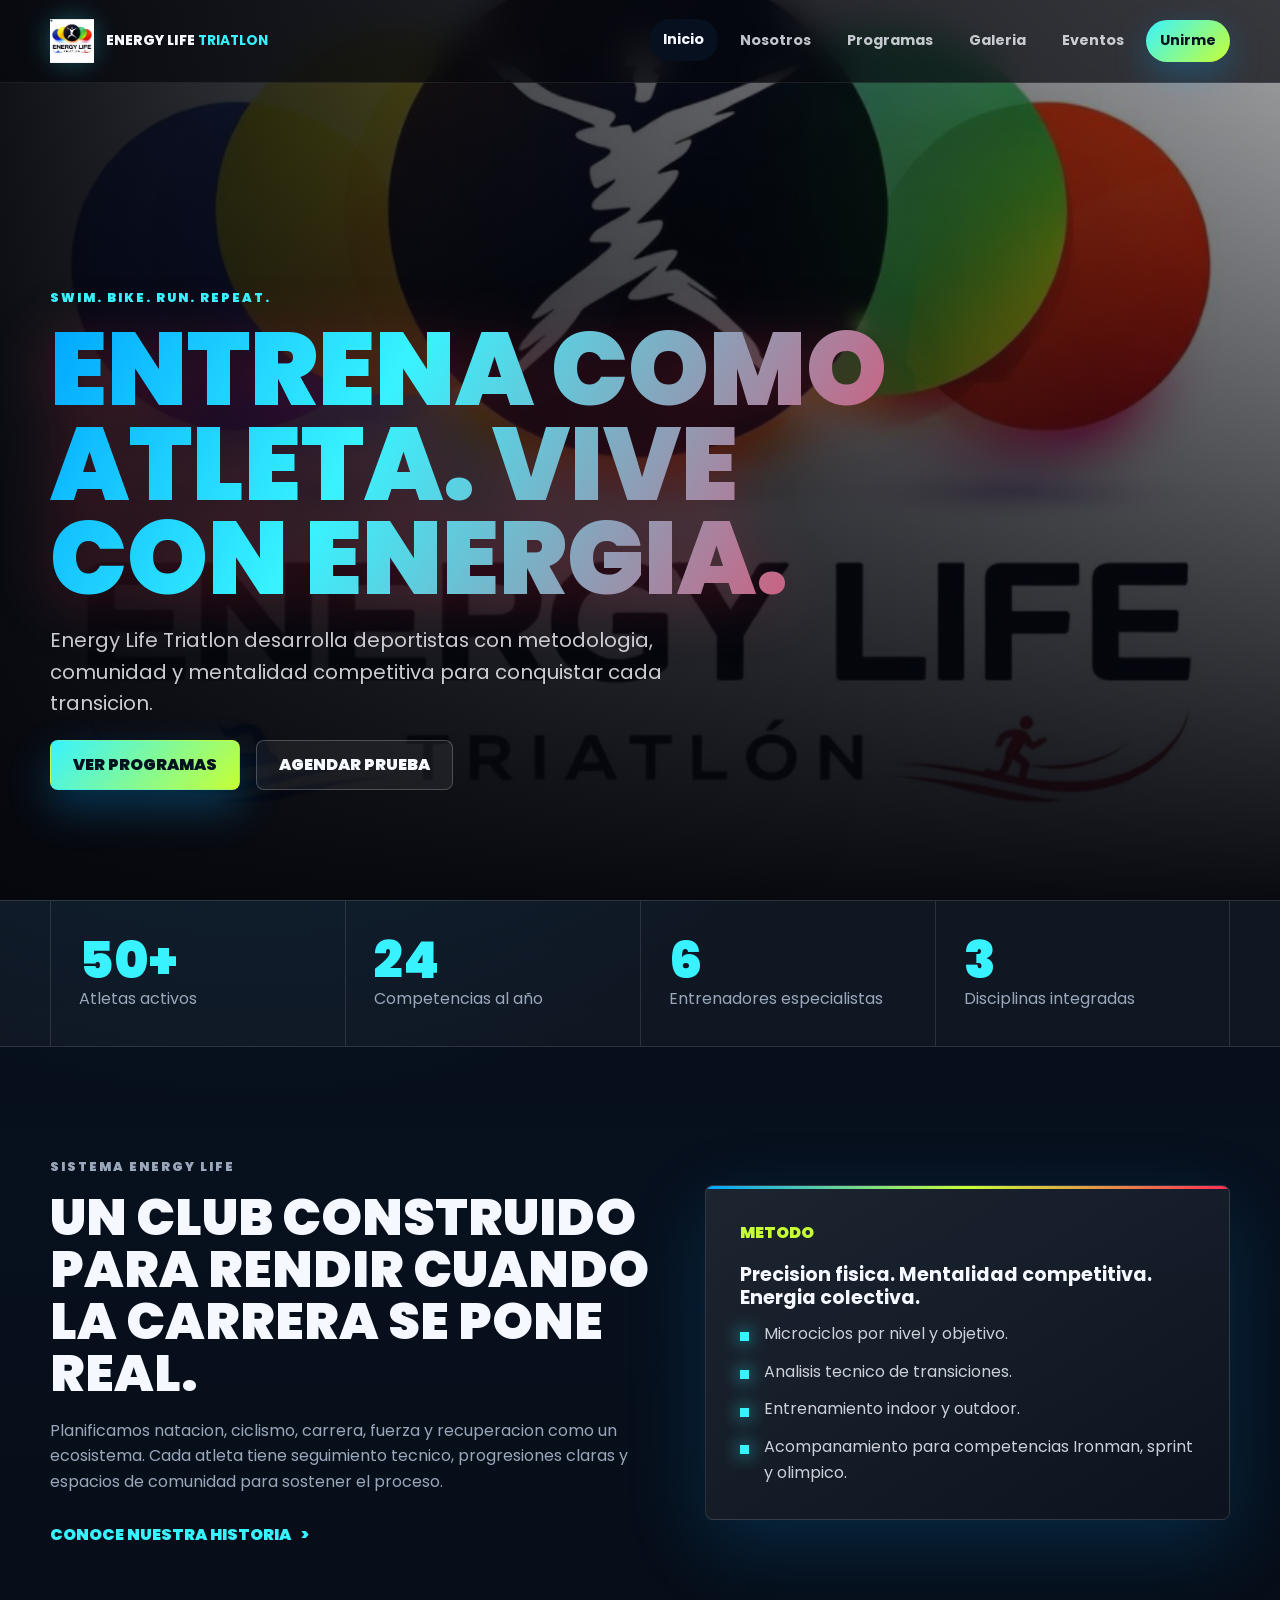
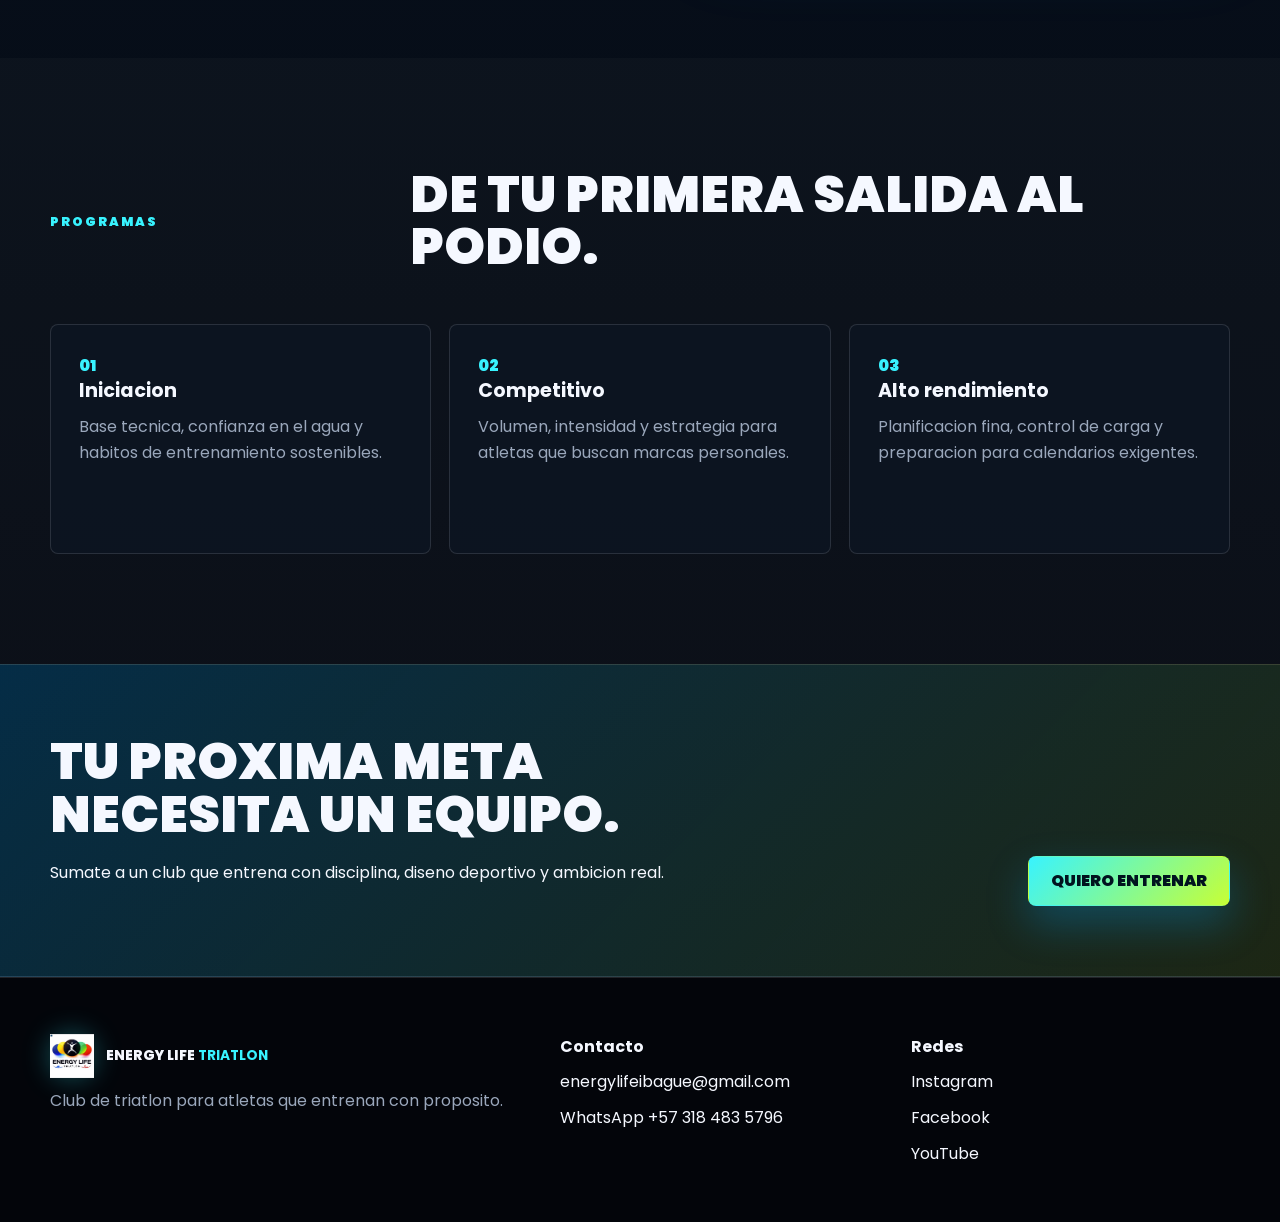
<file: index.html>
<!DOCTYPE html>
<html lang="es">
<head>
  <meta charset="UTF-8">
  <meta name="viewport" content="width=device-width, initial-scale=1.0">
  <meta name="description" content="Energy Life Triatlon: club premium de triatlon para atletas en formacion, competicion y alto rendimiento.">
  <title>Energy Life Triatlon | Club deportivo premium</title>
  <link rel="preconnect" href="https://fonts.googleapis.com">
  <link rel="preconnect" href="https://fonts.gstatic.com" crossorigin>
  <link href="https://fonts.googleapis.com/css2?family=Poppins:wght@400;500;600;700;800;900&display=swap" rel="stylesheet">
  <link rel="stylesheet" href="css/styles.css">
</head>
<body>
  <!-- Navegacion principal compartida -->
  <header class="site-header">
    <nav class="navbar container" aria-label="Navegacion principal">
      <a class="brand" href="index.html" aria-label="Energy Life Triatlon inicio">
        <span class="brand-mark"><img src="images/log.png"></span>
        <span class="brand-text">Energy Life <strong>Triatlon</strong></span>
      </a>
      <button class="nav-toggle" type="button" aria-label="Abrir menu" aria-expanded="false">
        <span></span><span></span><span></span>
      </button>
      <ul class="nav-menu">
        <li><a class="active" href="index.html">Inicio</a></li>
        <li><a href="nosotros.html">Nosotros</a></li>
        <li><a href="programas.html">Programas</a></li>
        <li><a href="galeria.html">Galeria</a></li>
        <li><a href="eventos.html">Eventos</a></li>
        <li><a class="nav-cta" href="contacto.html">Unirme</a></li>
      </ul>
    </nav>
  </header>

  <main>
    <!-- Hero de alto impacto para captar atletas y patrocinadores -->
    <section class="hero hero-home">
      <img class="hero-media" src="images/log.png" alt="Atletas de triatlon en competencia con energia azul electrica">
      <div class="hero-overlay"></div>
      <div class="container hero-content reveal">
        <p class="eyebrow">Swim. Bike. Run. Repeat.</p>
        <h1>Entrena como atleta. Vive con energia.</h1>
        <p class="hero-copy">Energy Life Triatlon desarrolla deportistas con metodologia, comunidad y mentalidad competitiva para conquistar cada transicion.</p>
        <div class="hero-actions">
          <a class="btn btn-primary" href="programas.html">Ver programas</a>
          <a class="btn btn-ghost" href="contacto.html">Agendar prueba</a>
        </div>
      </div>
    </section>

    <section class="stats-band">
      <div class="container stats-grid reveal">
        <article>
          <strong>50+</strong>
          <span>Atletas activos</span>
        </article>
        <article>
          <strong>24</strong>
          <span>Competencias al año</span>
        </article>
        <article>
          <strong>6</strong>
          <span>Entrenadores especialistas</span>
        </article>
        <article>
          <strong>3</strong>
          <span>Disciplinas integradas</span>
        </article>
      </div>
    </section>

    <section class="section split-section">
      <div class="container split-grid">
        <div class="section-copy reveal">
          <p class="eyebrow">Sistema Energy Life</p>
          <h2>Un club construido para rendir cuando la carrera se pone real.</h2>
          <p>Planificamos natacion, ciclismo, carrera, fuerza y recuperacion como un ecosistema. Cada atleta tiene seguimiento tecnico, progresiones claras y espacios de comunidad para sostener el proceso.</p>
          <a class="text-link" href="nosotros.html">Conoce nuestra historia</a>
        </div>
        <div class="feature-panel reveal">
          <span class="panel-kicker">Metodo</span>
          <h3>Precision fisica. Mentalidad competitiva. Energia colectiva.</h3>
          <ul class="check-list">
            <li>Microciclos por nivel y objetivo.</li>
            <li>Analisis tecnico de transiciones.</li>
            <li>Entrenamiento indoor y outdoor.</li>
            <li>Acompanamiento para competencias Ironman, sprint y olimpico.</li>
          </ul>
        </div>
      </div>
    </section>

    <section class="section program-preview">
      <div class="container">
        <div class="section-heading reveal">
          <p class="eyebrow">Programas</p>
          <h2>De tu primera salida al podio.</h2>
        </div>
        <div class="card-grid three">
          <article class="program-card reveal">
            <span>01</span>
            <h3>Iniciacion</h3>
            <p>Base tecnica, confianza en el agua y habitos de entrenamiento sostenibles.</p>
          </article>
          <article class="program-card reveal">
            <span>02</span>
            <h3>Competitivo</h3>
            <p>Volumen, intensidad y estrategia para atletas que buscan marcas personales.</p>
          </article>
          <article class="program-card reveal">
            <span>03</span>
            <h3>Alto rendimiento</h3>
            <p>Planificacion fina, control de carga y preparacion para calendarios exigentes.</p>
          </article>
        </div>
      </div>
    </section>

    <section class="cta-strip">
      <div class="container cta-content reveal">
        <h2>Tu proxima meta necesita un equipo.</h2>
        <p>Sumate a un club que entrena con disciplina, diseno deportivo y ambicion real.</p>
        <a class="btn btn-primary" href="contacto.html">Quiero entrenar</a>
      </div>
    </section>
  </main>

  <footer class="site-footer">
    <div class="container footer-grid">
      <div>
        <a class="brand" href="index.html"><span class="brand-mark"><img src="images/log.png" alt="Energy Life Triatlon"></span><span class="brand-text">Energy Life <strong>Triatlon</strong></span></a>
        <p>Club de triatlon para atletas que entrenan con proposito.</p>
      </div>
      <div>
        <strong>Contacto</strong>
        <a href="mailto:energylifeibague@gmail.com">energylifeibague@gmail.com</a>
        <a href="https://wa.me/573184835796">WhatsApp +57 318 483 5796</a>
      </div>
      <div>
        <strong>Redes</strong>
        <a href="https://www.instagram.com/energy_life_triatlon?utm_source=ig_web_button_share_sheet&igsh=ZDNlZDc0MzIxNw==">Instagram</a>
        <a href="https://www.facebook.com/energylifeibague">Facebook</a>
        <a href="https://www.youtube.com/@JuliethArboledaMachado">YouTube</a>
      </div>
    </div>
  </footer>
  <script src="js/script.js"></script>
</body>
</html>
</file>
<file: css/styles.css>
/* Sistema visual premium para Energy Life Triatlon */
:root {
  --bg: #05070d;
  --bg-soft: #0b111d;
  --panel: rgba(13, 21, 35, 0.82);
  --panel-solid: #111928;
  --line: rgba(255, 255, 255, 0.12);
  --text: #f5f8ff;
  --muted: #9aa7bb;
  --electric: #00a7ff;
  --electric-2: #38f3ff;
  --lime: #c7ff35;
  --red: #ff2d55;
  --shadow: 0 24px 80px rgba(0, 167, 255, 0.18);
  --radius: 8px;
}

* {
  box-sizing: border-box;
}

html {
  scroll-behavior: smooth;
}

body {
  margin: 0;
  font-family: "Poppins", Arial, sans-serif;
  color: var(--text);
  background:
    radial-gradient(circle at 20% 10%, rgba(0, 167, 255, 0.18), transparent 30%),
    linear-gradient(180deg, #04060c 0%, #07101d 42%, #05070d 100%);
  line-height: 1.6;
  overflow-x: hidden;
}

body.nav-open {
  overflow: hidden;
}

img {
  display: block;
  max-width: 100%;
}

a {
  color: inherit;
  text-decoration: none;
}

button,
input,
textarea,
select {
  font: inherit;
}

.container {
  width: min(1180px, calc(100% - 40px));
  margin: 0 auto;
}

.narrow {
  max-width: 820px;
}

.site-header {
  position: fixed;
  inset: 0 0 auto;
  z-index: 50;
  border-bottom: 1px solid rgba(255, 255, 255, 0.08);
  background: rgba(5, 7, 13, 0.68);
  backdrop-filter: blur(18px);
}

.navbar {
  min-height: 82px;
  display: flex;
  align-items: center;
  justify-content: space-between;
  gap: 24px;
}

.brand {
  display: inline-flex;
  align-items: center;
  gap: 12px;
  min-width: fit-content;
}

.brand-mark {
  display: grid;
  place-items: center;
  width: 44px;
  height: 44px;
  color: #00131f;
  background: linear-gradient(135deg, var(--electric-2), var(--lime));
  border-radius: 50%;
  font-size: 0.78rem;
  font-weight: 900;
  letter-spacing: 0;
  box-shadow: 0 0 28px rgba(56, 243, 255, 0.36);
}

.brand-text {
  font-weight: 800;
  letter-spacing: 0;
  text-transform: uppercase;
  font-size: 0.86rem;
}

.brand-text strong {
  color: var(--electric-2);
}

.nav-menu {
  display: flex;
  align-items: center;
  gap: 8px;
  padding: 0;
  margin: 0;
  list-style: none;
  background: transparent;
}

.nav-menu a {
  display: inline-flex;
  align-items: center;
  min-height: 42px;
  padding: 0 14px;
  color: rgba(245, 248, 255, 0.78);
  border-radius: 999px;
  font-size: 0.9rem;
  font-weight: 700;
  transition: color 0.25s ease, background 0.25s ease, transform 0.25s ease;
}

.nav-menu a:hover,
.nav-menu a.active {
  color: var(--text);
  background: rgba(7, 17, 31, 0.98);
  transform: translateY(-1px);
}

.nav-menu .nav-cta {
  color: #00131f;
  background: linear-gradient(135deg, var(--electric-2), var(--lime));
  box-shadow: 0 12px 34px rgba(0, 167, 255, 0.28);
}

.nav-toggle {
  display: none;
  width: 44px;
  height: 44px;
  border: 1px solid var(--line);
  border-radius: var(--radius);
  background: rgba(255, 255, 255, 0.06);
  cursor: pointer;
}

.nav-toggle span {
  display: block;
  width: 20px;
  height: 2px;
  margin: 5px auto;
  background: var(--text);
  transition: transform 0.25s ease, opacity 0.25s ease;
}

.hero {
  position: relative;
  min-height: 100vh;
  display: grid;
  align-items: end;
  isolation: isolate;
  overflow: hidden;
}

.hero-media {
  position: absolute;
  inset: 0;
  width: 100%;
  height: 100%;
  object-fit: cover;
  z-index: -3;
}

.hero-overlay {
  position: absolute;
  inset: 0;
  z-index: -2;
  background:
    linear-gradient(90deg, rgba(5, 7, 13, 0.94) 0%, rgba(5, 7, 13, 0.58) 46%, rgba(5, 7, 13, 0.22) 100%),
    linear-gradient(180deg, rgba(5, 7, 13, 0.18) 0%, rgba(5, 7, 13, 0.98) 100%);
}

.hero-content {
  padding: 160px 0 110px;
}

.eyebrow {
  margin: 0 0 14px;
  color: var(--electric-2);
  font-size: 0.78rem;
  font-weight: 900;
  letter-spacing: 0.16em;
  text-transform: uppercase;
}

h1,
h2,
h3,
p {
  margin-top: 0;
}

h1 {
  max-width: 920px;
  margin-bottom: 20px;
  font-size: clamp(3.2rem, 8vw, 7.8rem);
  line-height: 0.92;
  font-weight: 900;
  letter-spacing: 0;
  text-transform: uppercase;
}

/* Banner principal: degradado azul -> rojo sobre "ENERGY LIFE TRIATLON" */
.hero-content h1 {
  background: linear-gradient(120deg, var(--electric) 0%, var(--electric-2) 35%, var(--red) 100%);
  -webkit-background-clip: text;
  background-clip: text;
  -webkit-text-fill-color: transparent;
  color: transparent;
  filter: drop-shadow(0 8px 30px rgba(255, 45, 85, 0.25));
}

h2 {
  margin-bottom: 18px;
  font-size: clamp(2rem, 4vw, 4.4rem);
  line-height: 1.02;
  font-weight: 900;
  letter-spacing: 0;
  text-transform: uppercase;
}

h3 {
  margin-bottom: 12px;
  font-size: 1.2rem;
  line-height: 1.2;
}

.hero-copy {
  max-width: 660px;
  color: rgba(245, 248, 255, 0.82);
  font-size: clamp(1rem, 2vw, 1.24rem);
}

.hero-actions,
.cta-content,
.section-heading {
  display: flex;
  align-items: center;
  gap: 16px;
  flex-wrap: wrap;
}

.btn {
  display: inline-flex;
  align-items: center;
  justify-content: center;
  min-height: 50px;
  padding: 0 22px;
  border: 1px solid transparent;
  border-radius: var(--radius);
  font-weight: 900;
  text-transform: uppercase;
  transition: transform 0.25s ease, box-shadow 0.25s ease, border-color 0.25s ease, background 0.25s ease;
}

.btn:hover {
  transform: translateY(-3px);
}

.btn-primary {
  color: #00131f;
  background: linear-gradient(135deg, var(--electric-2), var(--lime));
  box-shadow: 0 18px 42px rgba(0, 167, 255, 0.28);
}

.btn-ghost {
  color: var(--text);
  border-color: rgba(255, 255, 255, 0.22);
  background: rgba(255, 255, 255, 0.06);
}

.btn-ghost:hover {
  border-color: var(--electric-2);
  box-shadow: 0 18px 42px rgba(0, 167, 255, 0.18);
}

.stats-band {
  border-block: 1px solid var(--line);
  background: rgba(255, 255, 255, 0.035);
}

.stats-grid {
  display: grid;
  grid-template-columns: repeat(4, 1fr);
}

.stats-grid article {
  padding: 34px 28px;
  border-left: 1px solid var(--line);
}

.stats-grid article:last-child {
  border-right: 1px solid var(--line);
}

.stats-grid strong {
  display: block;
  color: var(--electric-2);
  font-size: clamp(2rem, 4vw, 4rem);
  line-height: 1;
  font-weight: 900;
}

.stats-grid span,
.footer-grid p,
.section-copy p,
.program-card p,
.info-card p,
.value-card p,
.coach-card p,
.program-detail p,
.event-card p,
.contact-panel p {
  color: var(--muted);
}

.section {
  padding: 110px 0;
}

.split-grid,
.story-grid,
.contact-grid,
.events-layout,
.page-hero-grid {
  display: grid;
  grid-template-columns: minmax(0, 1fr) minmax(320px, 0.86fr);
  align-items: center;
  gap: 44px;
}

.section-copy p {
  max-width: 660px;
}

.feature-panel,
.info-card,
.program-detail,
.calendar-card,
.contact-form,
.contact-panel {
  position: relative;
  padding: 34px;
  border: 1px solid var(--line);
  border-radius: var(--radius);
  background: linear-gradient(145deg, rgba(255, 255, 255, 0.09), rgba(255, 255, 255, 0.025));
  box-shadow: var(--shadow);
  overflow: hidden;
}

.feature-panel::before,
.program-detail::before,
.contact-panel::before {
  content: "";
  position: absolute;
  inset: 0 0 auto;
  height: 3px;
  background: linear-gradient(90deg, var(--electric), var(--lime), var(--red));
}

.panel-kicker,
.program-number {
  display: inline-flex;
  margin-bottom: 18px;
  color: var(--lime);
  font-weight: 900;
  text-transform: uppercase;
}

.check-list,
.program-detail ul,
.calendar-list {
  padding: 0;
  margin: 0;
  list-style: none;
}

.check-list li,
.program-detail li {
  position: relative;
  padding-left: 24px;
  margin-top: 12px;
  color: rgba(245, 248, 255, 0.82);
}

.check-list li::before,
.program-detail li::before {
  content: "";
  position: absolute;
  left: 0;
  top: 0.7em;
  width: 9px;
  height: 9px;
  background: var(--electric-2);
  box-shadow: 0 0 18px var(--electric-2);
}

.text-link {
  display: inline-flex;
  align-items: center;
  margin-top: 12px;
  color: var(--electric-2);
  font-weight: 900;
  text-transform: uppercase;
}

.text-link::after {
  content: ">";
  margin-left: 10px;
  transition: transform 0.25s ease;
}

.text-link:hover::after {
  transform: translateX(6px);
}

.program-preview,
.values-section,
.results-section,
.training-lab {
  background: rgba(255, 255, 255, 0.025);
}

.section-heading {
  justify-content: space-between;
  margin-bottom: 34px;
}

.section-heading h2 {
  max-width: 820px;
}

.card-grid {
  display: grid;
  gap: 18px;
}

.card-grid.three {
  grid-template-columns: repeat(3, 1fr);
}

.card-grid.four {
  grid-template-columns: repeat(4, 1fr);
}

.program-card,
.value-card,
.coach-card,
.result-card {
  min-height: 230px;
  padding: 28px;
  border: 1px solid var(--line);
  border-radius: var(--radius);
  background: var(--panel);
  transition: transform 0.28s ease, border-color 0.28s ease, background 0.28s ease;
}

.program-card:hover,
.value-card:hover,
.coach-card:hover,
.result-card:hover,
.gallery-item:hover {
  transform: translateY(-8px);
  border-color: rgba(56, 243, 255, 0.55);
  background: rgba(15, 28, 48, 0.92);
}

.program-card span,
.value-card span {
  color: var(--electric-2);
  font-weight: 900;
}

.cta-strip {
  padding: 70px 0;
  background: linear-gradient(135deg, rgba(0, 167, 255, 0.22), rgba(199, 255, 53, 0.12));
  border-block: 1px solid var(--line);
}

.cta-content {
  justify-content: space-between;
}

.cta-content h2 {
  max-width: 760px;
  margin-bottom: 0;
}

.page-hero {
  position: relative;
  padding: 170px 0 90px;
  background:
    linear-gradient(135deg, rgba(0, 167, 255, 0.16), transparent 42%),
    radial-gradient(circle at 80% 20%, rgba(199, 255, 53, 0.12), transparent 32%);
  border-bottom: 1px solid var(--line);
  overflow: hidden;
}

.page-hero.compact {
  padding-bottom: 70px;
}

.page-hero p {
  color: var(--muted);
}

.page-hero-image,
.wide-visual {
  width: 100%;
  border: 1px solid var(--line);
  border-radius: var(--radius);
  box-shadow: var(--shadow);
}

.mission-cards {
  display: grid;
  gap: 18px;
}

.team-grid {
  display: grid;
  grid-template-columns: repeat(4, 1fr);
  gap: 18px;
}

.coach-avatar {
  display: grid;
  place-items: center;
  width: 72px;
  height: 72px;
  margin-bottom: 24px;
  color: #00131f;
  border-radius: 50%;
  background: linear-gradient(135deg, var(--electric-2), var(--lime));
  font-weight: 900;
}

.program-grid {
  display: grid;
  grid-template-columns: repeat(2, 1fr);
  gap: 20px;
}

.program-detail.featured {
  background: linear-gradient(145deg, rgba(0, 167, 255, 0.18), rgba(255, 255, 255, 0.04));
}

.gallery-grid {
  display: grid;
  grid-template-columns: repeat(4, 1fr);
  grid-auto-rows: 260px;
  gap: 16px;
}

.gallery-item {
  position: relative;
  min-width: 0;
  padding: 0;
  border: 1px solid var(--line);
  border-radius: var(--radius);
  background: var(--panel-solid);
  overflow: hidden;
  cursor: pointer;
  transition: transform 0.28s ease, border-color 0.28s ease;
}

.gallery-item img {
  width: 100%;
  height: 100%;
  object-fit: cover;
  transition: transform 0.45s ease, filter 0.45s ease;
}

.gallery-item:hover img {
  transform: scale(1.06);
  filter: saturate(1.25);
}

.gallery-item span {
  position: absolute;
  left: 16px;
  bottom: 16px;
  padding: 8px 12px;
  color: #00131f;
  background: var(--electric-2);
  border-radius: var(--radius);
  font-size: 0.82rem;
  font-weight: 900;
  text-transform: uppercase;
}

.gallery-item.wide {
  grid-column: span 2;
}

.gallery-item.tall {
  grid-row: span 2;
}

.lightbox {
  position: fixed;
  inset: 0;
  z-index: 100;
  display: none;
  place-items: center;
  padding: 34px;
  background: rgba(2, 4, 8, 0.92);
}

.lightbox.open {
  display: grid;
}

.lightbox img {
  max-height: 78vh;
  border: 1px solid var(--line);
  border-radius: var(--radius);
  box-shadow: var(--shadow);
}

.lightbox p {
  margin: 18px 0 0;
  color: var(--text);
  font-weight: 900;
  text-transform: uppercase;
}

.lightbox-close {
  position: fixed;
  top: 24px;
  right: 24px;
  width: 48px;
  height: 48px;
  color: var(--text);
  border: 1px solid var(--line);
  border-radius: 50%;
  background: rgba(255, 255, 255, 0.1);
  font-size: 2rem;
  line-height: 1;
  cursor: pointer;
}

.events-layout {
  align-items: start;
}

.event-list {
  display: grid;
  gap: 18px;
}

.event-card {
  display: grid;
  grid-template-columns: auto 1fr auto;
  align-items: center;
  gap: 22px;
  padding: 26px;
  border: 1px solid var(--line);
  border-radius: var(--radius);
  background: var(--panel);
}

.event-date {
  display: grid;
  place-items: center;
  width: 82px;
  height: 82px;
  color: #00131f;
  background: linear-gradient(135deg, var(--electric-2), var(--lime));
  border-radius: var(--radius);
}

.event-date strong {
  font-size: 2rem;
  line-height: 1;
}

.calendar-list li,
.contact-links a {
  display: flex;
  justify-content: space-between;
  gap: 18px;
  padding: 18px 0;
  border-bottom: 1px solid var(--line);
}

.calendar-list span,
.contact-links span,
.map-card span {
  color: var(--muted);
}

.results-grid {
  display: grid;
  grid-template-columns: repeat(3, 1fr);
  gap: 18px;
}

.result-card strong {
  display: block;
  color: var(--electric-2);
  font-size: 4rem;
  line-height: 1;
}

.contact-grid {
  align-items: start;
}

.contact-form {
  display: grid;
  gap: 18px;
}

.contact-form label {
  display: grid;
  gap: 8px;
  color: rgba(245, 248, 255, 0.9);
  font-weight: 700;
}

.contact-form input,
.contact-form textarea,
.contact-form select {
  width: 100%;
  color: var(--text);
  border: 1px solid var(--line);
  border-radius: var(--radius);
  background: rgba(255, 255, 255, 0.06);
  padding: 14px 16px;
  outline: none;
  transition: border-color 0.25s ease, box-shadow 0.25s ease;
}

.contact-form input:focus,
.contact-form textarea:focus,
.contact-form select:focus {
  border-color: var(--electric-2);
  box-shadow: 0 0 0 4px rgba(56, 243, 255, 0.12);
}

.contact-form select option {
  color: #06101c;
}

.form-status {
  min-height: 24px;
  margin: 0;
  color: var(--lime);
  font-weight: 700;
}

.contact-links {
  display: grid;
  margin: 22px 0;
}

.contact-links a:hover strong {
  color: var(--electric-2);
}

.map-card {
  padding: 24px;
  border: 1px solid var(--line);
  border-radius: var(--radius);
  background:
    linear-gradient(135deg, rgba(0, 167, 255, 0.16), rgba(199, 255, 53, 0.08)),
    repeating-linear-gradient(45deg, rgba(255, 255, 255, 0.03) 0 2px, transparent 2px 12px);
}

.site-footer {
  padding: 56px 0;
  border-top: 1px solid var(--line);
  background: #03050a;
}

.footer-grid {
  display: grid;
  grid-template-columns: 1.5fr 1fr 1fr;
  gap: 32px;
}

.footer-grid div {
  display: grid;
  gap: 10px;
  align-content: start;
}

.footer-grid a:hover {
  color: var(--electric-2);
}

.reveal {
  opacity: 0;
  transform: translateY(28px);
  transition: opacity 0.7s ease, transform 0.7s ease;
}

.reveal.visible {
  opacity: 1;
  transform: translateY(0);
}

.team-grid-large {
  display: flex;
  flex-direction: column;
  gap: 50px;
}

.coach-profile {
  display: grid;
  grid-template-columns: 350px 1fr;
  gap: 40px;
  align-items: center;
  background: rgba(255, 255, 255, 0.05);
  border-radius: 24px;
  overflow: hidden;
  padding: 24px;
}

.coach-profile img {
  width: 100%;
  height: 450px;
  object-fit: cover;
  border-radius: 18px;
}

.coach-info h3 {
  font-size: 2rem;
  margin-bottom: 10px;
}

.coach-info span {
  display: block;
  color: #4da6ff;
  font-weight: 600;
  margin-bottom: 20px;
}

.coach-info p {
  font-size: 1.1rem;
  line-height: 1.8;
}

/* ===================== MOBILE NAV (≤920px) ===================== */
/* Una sola fuente de verdad para el menú móvil: fondo 100% sólido,
   z-index por encima del header y animación de slide-in. */
@media (max-width: 920px) {
  .nav-toggle {
    display: block;
    z-index: 60;
  }

  .nav-menu {
    position: fixed;
    inset: 82px 0 0;
    z-index: 999;
    display: grid;
    align-content: start;
    gap: 8px;
    padding: 24px;
    background: #07111f; /* sólido, sin transparencia */
    transform: translateX(100%);
    transition: transform 0.28s ease;
  }

  body.nav-open .nav-menu {
    transform: translateX(0);
  }

  body.nav-open .nav-toggle span:nth-child(1) {
    transform: translateY(7px) rotate(45deg);
  }

  body.nav-open .nav-toggle span:nth-child(2) {
    opacity: 0;
  }

  body.nav-open .nav-toggle span:nth-child(3) {
    transform: translateY(-7px) rotate(-45deg);
  }

  .nav-menu a {
    width: 100%;
    min-height: 52px;
    justify-content: center;
    font-size: 1.1rem;
  }

  .stats-grid,
  .card-grid.three,
  .card-grid.four,
  .team-grid,
  .program-grid,
  .results-grid,
  .footer-grid,
  .split-grid,
  .story-grid,
  .contact-grid,
  .events-layout,
  .page-hero-grid {
    grid-template-columns: 1fr;
  }

  .stats-grid article,
  .stats-grid article:last-child {
    border: 1px solid var(--line);
  }

  .gallery-grid {
    grid-template-columns: repeat(2, 1fr);
  }

  .event-card {
    grid-template-columns: 1fr;
  }

  .coach-profile {
    grid-template-columns: 1fr;
  }
}

@media (max-width: 620px) {
  .container {
    width: min(100% - 28px, 1180px);
  }

  .brand-text {
    font-size: 0.74rem;
  }

  .hero-content {
    padding-bottom: 76px;
  }

  h1 {
    font-size: clamp(2.7rem, 17vw, 4.4rem);
  }

  .section,
  .page-hero {
    padding-block: 78px;
  }

  .page-hero {
    padding-top: 138px;
  }

  .gallery-grid {
    grid-template-columns: 1fr;
    grid-auto-rows: 250px;
  }

  .gallery-item.wide,
  .gallery-item.tall {
    grid-column: auto;
    grid-row: auto;
  }

  .feature-panel,
  .info-card,
  .program-detail,
  .calendar-card,
  .contact-form,
  .contact-panel {
    padding: 24px;
  }

  .hero-actions,
  .cta-content {
    align-items: stretch;
    flex-direction: column;
  }

  .btn {
    width: 100%;
  }

  /* Hero de páginas internas con imagen de fondo en mobile */
  .page-hero {
    background-image: url("./images/trayectoria 2.png");
    background-size: cover;
    background-position: center;
    background-repeat: no-repeat;
  }

  .page-hero-image {
    position: absolute;
    top: 0;
    left: 0;
    width: 100%;
    height: 100%;
    object-fit: cover;
    z-index: 1;
    opacity: 0.3; /* ajusta entre 0.2 y 0.5 */
  }

  .page-hero-grid {
    position: relative;
    z-index: 2;
    grid-template-columns: 1fr;
  }

  .page-hero h1 {
    font-size: clamp(2rem, 5vw, 4rem);
    max-width: 700px;
  }

  .page-hero p {
    font-size: 1rem;
    max-width: 600px;
  }
}

@media (max-width: 768px) {
  .nav-menu a {
    font-size: 1.3rem;
  }
}
</file>
